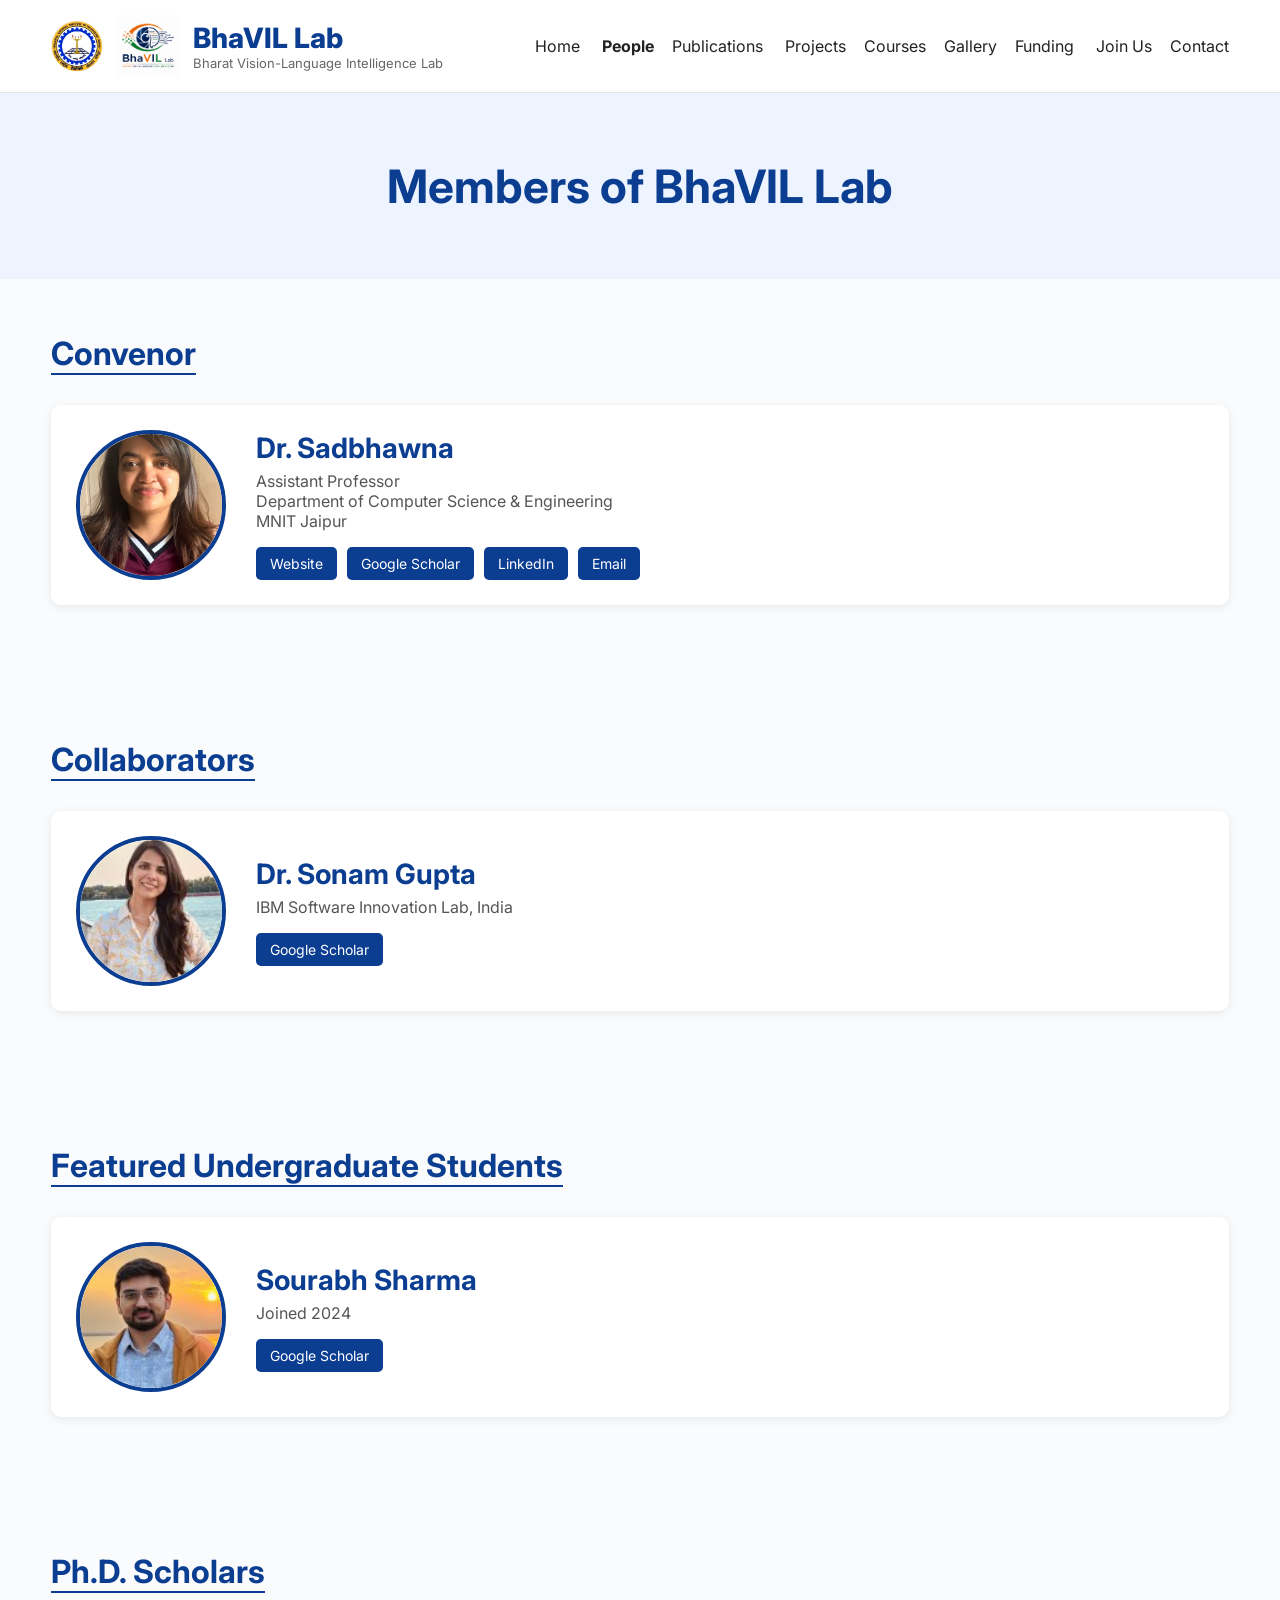
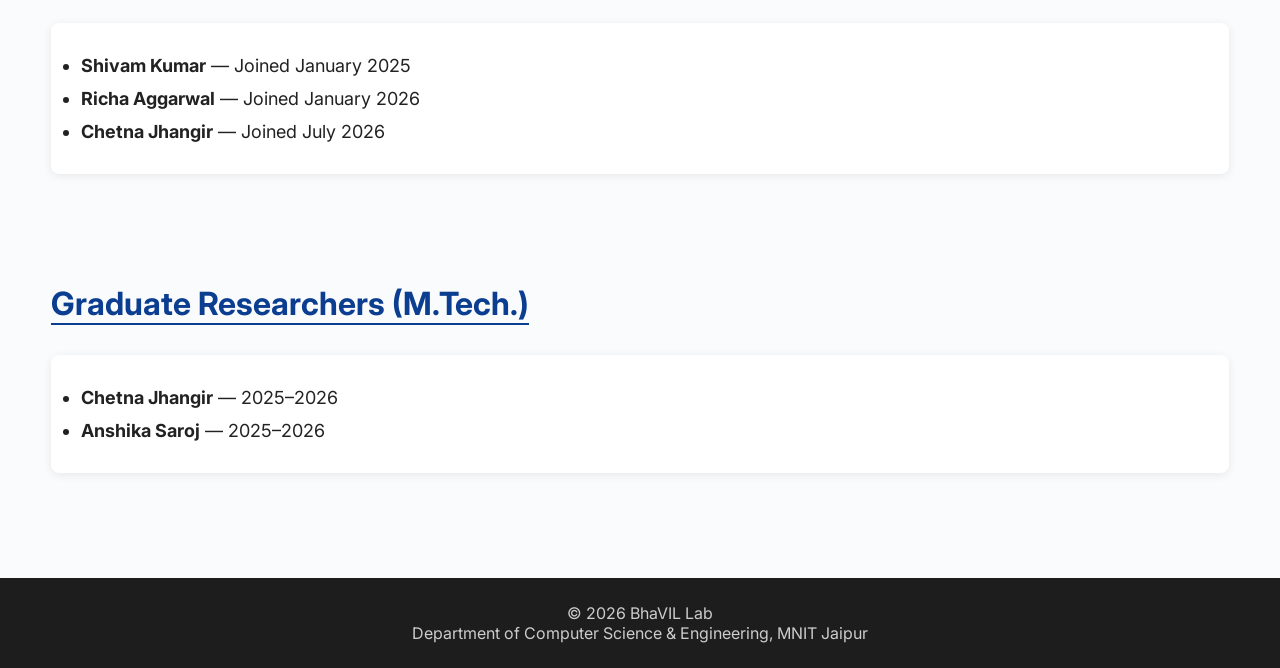
<file: people.html>
<!DOCTYPE html><html lang="en"><head><meta charset="UTF-8"><meta name="viewport" content="width=device-width, initial-scale=1.0"><title>People | BhaVIL Lab</title>
    <link href="https://fonts.googleapis.com/css2?family=Inter:wght@300;400;500;600;700;800&display=swap" rel="stylesheet">
    <style>*{margin:0;padding:0;box-sizing:border-box}body{font-family:Inter,sans-serif;background:#fafbfc;color:#222}
    .container{width:min(1180px,92%);margin:auto}header{background:#fff;position:sticky;top:0;border-bottom:1px solid #e5e5e5}
    nav{display:flex;justify-content:space-between;align-items:center;padding:15px 0}.brand{display:flex;align-items:center;gap:14px}
    .logo{font-size:28px;font-weight:800;color:#0B3D91}.sub{font-size:13px;color:#666}.menu a{text-decoration:none;color:#222;margin-left:18px}
    .menu a:hover{color:#0B3D91}.hero{background:#eef4ff;text-align:center;padding:65px 20px}.hero h1{font-size:46px;color:#0B3D91}.hero p{color:#555}
    section{padding:55px 0}.section-title{font-size:32px;color:#0B3D91;border-bottom:2px solid #0B3D91;display:inline-block;margin-bottom:30px}
    .card{display:flex;gap:30px;align-items:center;background:#fff;padding:25px;border-radius:10px;box-shadow:0 2px 10px rgba(0,0,0,.08);margin-bottom:25px}
    .card img{width:150px;height:150px;border-radius:50%;object-fit:cover;border:4px solid #0B3D91}.info h3{color:#0B3D91;font-size:28px}.info p{margin:6px 0;color:#555}
    .links a{display:inline-block;margin-right:10px;margin-top:10px;padding:8px 14px;background:#0B3D91;color:#fff;text-decoration:none;border-radius:5px;font-size:14px}
    .list{background:#fff;padding:20px 30px;border-radius:8px;box-shadow:0 2px 10px rgba(0,0,0,.08)}.list li{margin:12px 0;font-size:18px}
    footer{background:#1d1d1d;color:#ccc;text-align:center;padding:25px;margin-top:50px}@media(max-width:800px){.card{flex-direction:column;text-align:center}
    .menu{display:none}}</style>
    </head><body><header><div class="container"><nav><div class="brand"><img src="images/mnit_logo.png" style="width:52px;height:52px">
        <img src="images/bhavil_logo.png" style="width:62px;height:62px"><div><div class="logo">BhaVIL Lab</div>
        <div class="sub">Bharat Vision-Language Intelligence Lab</div></div></div><div class="menu"><a href="new_index.html">Home</a>
            <a href="people.html"><b>People</b></a><a href="publications.html">Publications</a>
            <a href="projects.html">Projects</a><a href="courses.html">Courses</a><a href="gallery.html">Gallery</a><a href="funding.html">Funding</a>
            <a href="join.html">Join Us</a><a href="contact.html">Contact</a></div></nav></div>
        </header><div class="hero"><h1>Members of BhaVIL Lab</h1></div><div class="container"><section>
            <h2 class="section-title">Convenor</h2><div class="card"><img src="images/sadbhawna.jpg"><div class="info">
                <h3>Dr. Sadbhawna </h3><p></p><p>Assistant Professor<br>Department of Computer Science & Engineering<br>MNIT Jaipur</p><div class="links">
                    <a href="https://sadbhawnathakur.github.io/index.html">Website</a><a href="https://scholar.google.com/citations?user=9GKhxRcAAAAJ&hl=en">Google Scholar</a><a href="https://www.linkedin.com/in/sadbhawna-phd-102623188/">LinkedIn</a><a href="mailto:sadbhawnathakur@gmail.com">Email</a></div>
                </div></div></section><section><h2 class="section-title">Collaborators</h2><div class="card"><img src="images/sonam.jpg"><div class="info">
                    <h3>Dr. Sonam Gupta</h3><p>IBM Software Innovation Lab, India</p><div class="links"><a href="https://scholar.google.com/citations?user=nIJUdr0AAAAJ&hl=en">Google Scholar</a></div></div></div></section>
                    <section><h2 class="section-title">Featured Undergraduate Students</h2><div class="card"><img src="images/sourabh.jpg">
                        <div class="info"><h3>Sourabh Sharma</h3><p>Joined 2024</p><div class="links"><a href="https://scholar.google.com/citations?user=bEF_YuYAAAAJ&hl=en">Google Scholar</a></div></div></div></section><section>
                            <h2 class="section-title">Ph.D. Scholars</h2><div class="list"><ul><li><strong>Shivam Kumar</strong> — Joined January 2025</li><li><strong>Richa Aggarwal</strong> — Joined January 2026</li><li><strong>Chetna Jhangir</strong> — Joined July 2026</li></ul></div>

</section><section><h2 class="section-title">Graduate Researchers (M.Tech.)</h2><div class="list"><ul><li><strong>Chetna Jhangir</strong> — 2025–2026</li><li><strong>Anshika Saroj</strong> — 2025–2026</li></ul></div></section></div><footer>© 2026 BhaVIL Lab<br>Department of Computer Science & Engineering, MNIT Jaipur</footer></body></html>
</file>
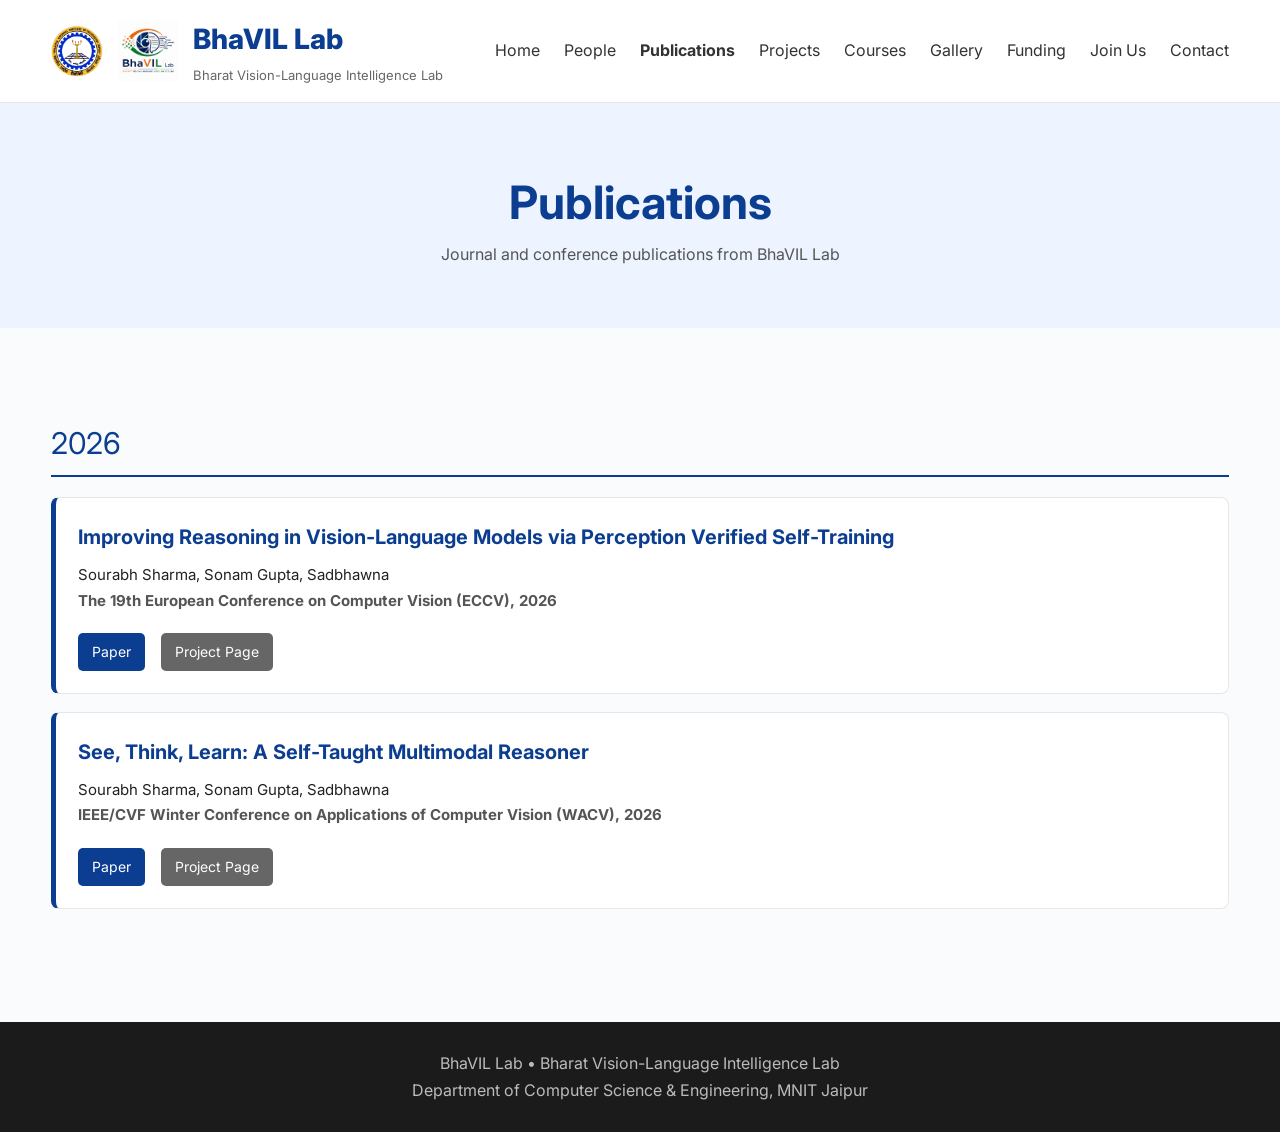
<file: publications.html>
<!DOCTYPE html>
<html lang="en">
<head>
<meta charset="UTF-8">
<meta name="viewport" content="width=device-width,initial-scale=1">
<title>Publications | BhaVIL Lab</title>
<link href="https://fonts.googleapis.com/css2?family=Inter:wght@300;400;500;700;800&display=swap" rel="stylesheet">
<style>
*{margin:0;padding:0;box-sizing:border-box}
body{font-family:Inter,sans-serif;background:#fafbfc;color:#222;line-height:1.7}
header{position:sticky;top:0;background:#fff;border-bottom:1px solid #e5e5e5}
.container{width:min(1180px,92%);margin:auto}
nav{display:flex;justify-content:space-between;align-items:center;padding:16px 0}
.brand{display:flex;align-items:center;gap:14px}
.logo{font-size:28px;font-weight:800;color:#0B3D91}
.sub{font-size:13px;color:#666}
.menu a{text-decoration:none;color:#333;margin-left:20px}
.menu a:hover{color:#0B3D91}
.hero{background:#eef4ff;padding:60px 0;text-align:center}
.hero h1{color:#0B3D91;font-size:46px}
.hero p{color:#555}
section{padding:55px 0}
.year{font-size:30px;color:#0B3D91;margin:35px 0 20px;border-bottom:2px solid #0B3D91;padding-bottom:6px}
.paper{background:#fff;border:1px solid #e7e7e7;border-left:5px solid #0B3D91;border-radius:8px;padding:22px;margin-bottom:18px}
.paper h3{font-size:20px;color:#0B3D91;margin-bottom:8px}
.meta{color:#555;font-size:15px;margin-bottom:10px}
.authors{font-size:15px}
.links a{display:inline-block;margin-right:12px;margin-top:10px;padding:7px 14px;background:#0B3D91;color:#fff;text-decoration:none;border-radius:5px;font-size:14px}
.links a.secondary{background:#666}
footer{background:#1b1b1b;color:#bbb;text-align:center;padding:28px;margin-top:40px}
@media(max-width:900px){.menu{display:none}.hero h1{font-size:36px}}
</style>
</head>
<body>
<header>
<div class="container">
<nav>
<div class="brand">
<img src="images/mnit_logo.png" style="width:52px;height:52px;object-fit:contain">
<img src="images/bhavil_logo.png" style="width:62px;height:62px;object-fit:contain">
<div>
<div class="logo">BhaVIL Lab</div>
<div class="sub">Bharat Vision-Language Intelligence Lab</div>
</div>
</div>
<div class="menu">
<a href="new_index.html">Home</a>
<a href="people.html">People</a>
<a href="publications.html"><b>Publications</b></a>
<a href="projects.html">Projects</a>
<a href="courses.html">Courses</a>
<a href="gallery.html">Gallery</a>
<a href="funding.html">Funding</a>
<a href="join.html">Join Us</a>
<a href="contact.html">Contact</a>
</div>
</nav>
</div>
</header>

<div class="hero">
<div class="container">
<h1>Publications</h1>
<p>Journal and conference publications from BhaVIL Lab</p>
</div>
</div>

<section class="container">

<div class="year">2026</div>

<div class="paper">
<h3>Improving Reasoning in Vision-Language Models via Perception Verified Self-Training</h3>
<div class="authors">Sourabh Sharma, Sonam Gupta, Sadbhawna</div>
<div class="meta"><b>The 19th European Conference on Computer Vision (ECCV), 2026</b></div>
<div class="links">
<a href="https://arxiv.org/abs/2606.22158">Paper</a>
<a href="#" class="secondary">Project Page</a>
</div>
</div>

<div class="paper">
<h3>See, Think, Learn: A Self-Taught Multimodal Reasoner</h3>
<div class="authors">Sourabh Sharma, Sonam Gupta, Sadbhawna</div>
<div class="meta"><b>IEEE/CVF Winter Conference on Applications of Computer Vision (WACV), 2026</b></div>
<div class="links">
<a href="https://openaccess.thecvf.com/content/WACV2026/html/Sharma_See_Think_Learn_A_Self-Taught_Multimodal_Reasoner_WACV_2026_paper.html">Paper</a>
<a href="https://github.com/srbhcs/see-think-learn" class="secondary">Project Page</a>
</div>
</div>


</section>

<footer>
BhaVIL Lab • Bharat Vision-Language Intelligence Lab<br>
Department of Computer Science & Engineering, MNIT Jaipur
</footer>
</body>
</html>
</file>
